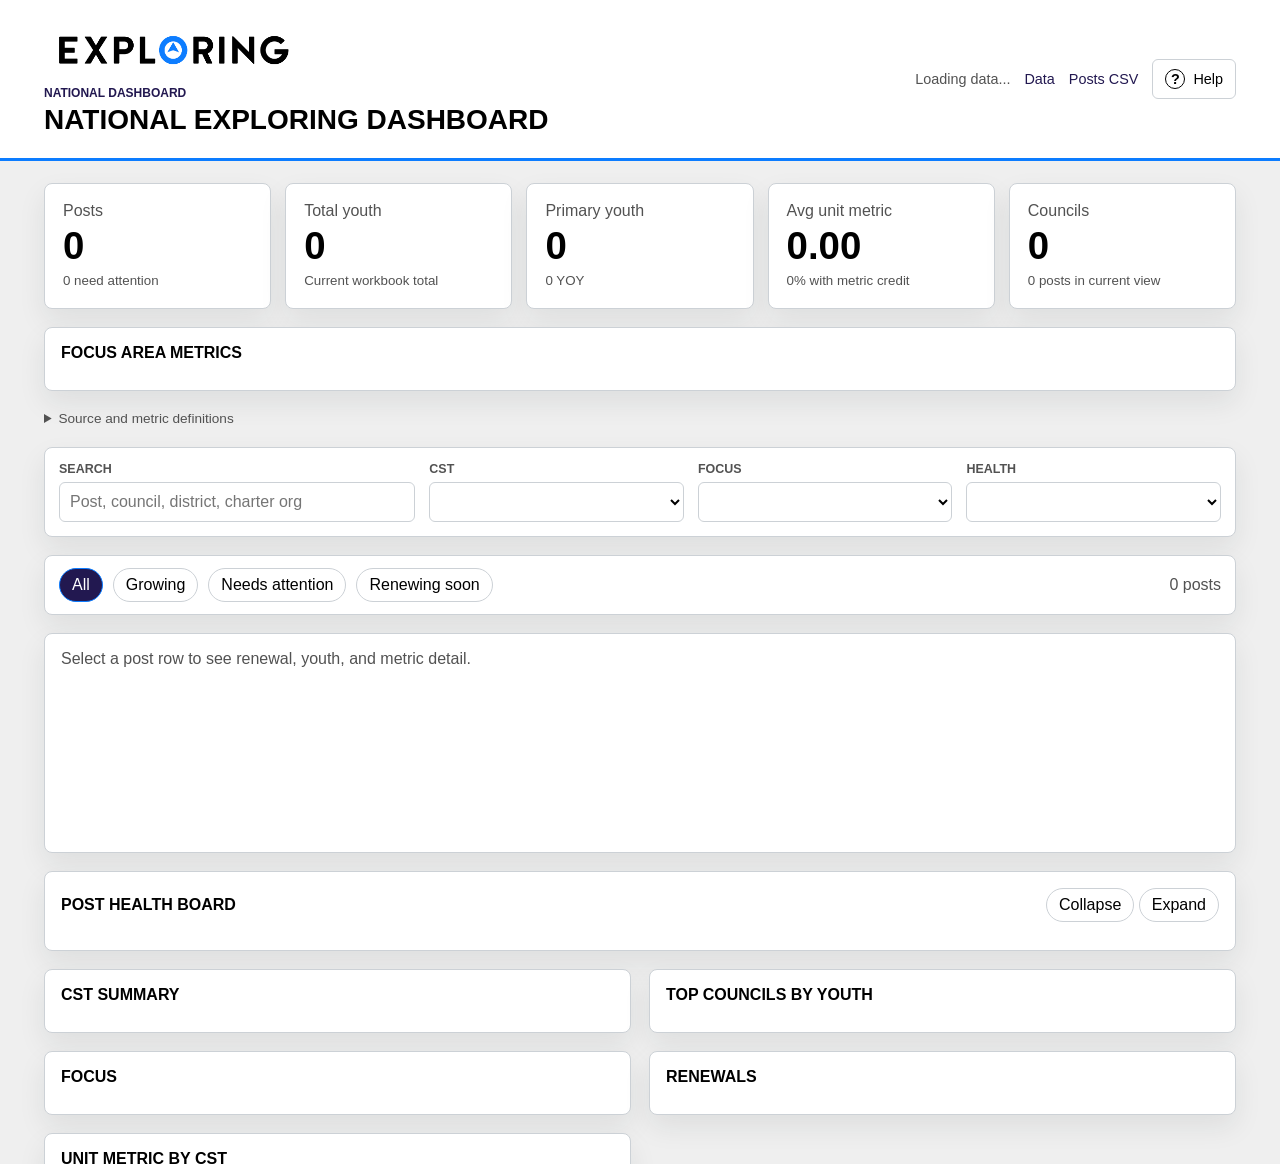
<file: index.html>
<!doctype html>
<html lang="en">
  <head>
    <meta charset="utf-8">
    <meta name="viewport" content="width=device-width, initial-scale=1">
    <meta http-equiv="refresh" content="0; url=src/">
    <title>National Exploring Dashboard</title>
    <link rel="canonical" href="src/">
    <link rel="icon" type="image/png" sizes="32x32" href="src/assets/exploring-favicon-32.png">
    <link rel="icon" type="image/png" sizes="192x192" href="src/assets/exploring-favicon-192.png">
    <link rel="apple-touch-icon" sizes="180x180" href="src/assets/exploring-favicon-180.png">
  </head>
  <body>
    <p><a href="src/">Open the National Exploring Dashboard</a></p>
  </body>
</html>
</file>
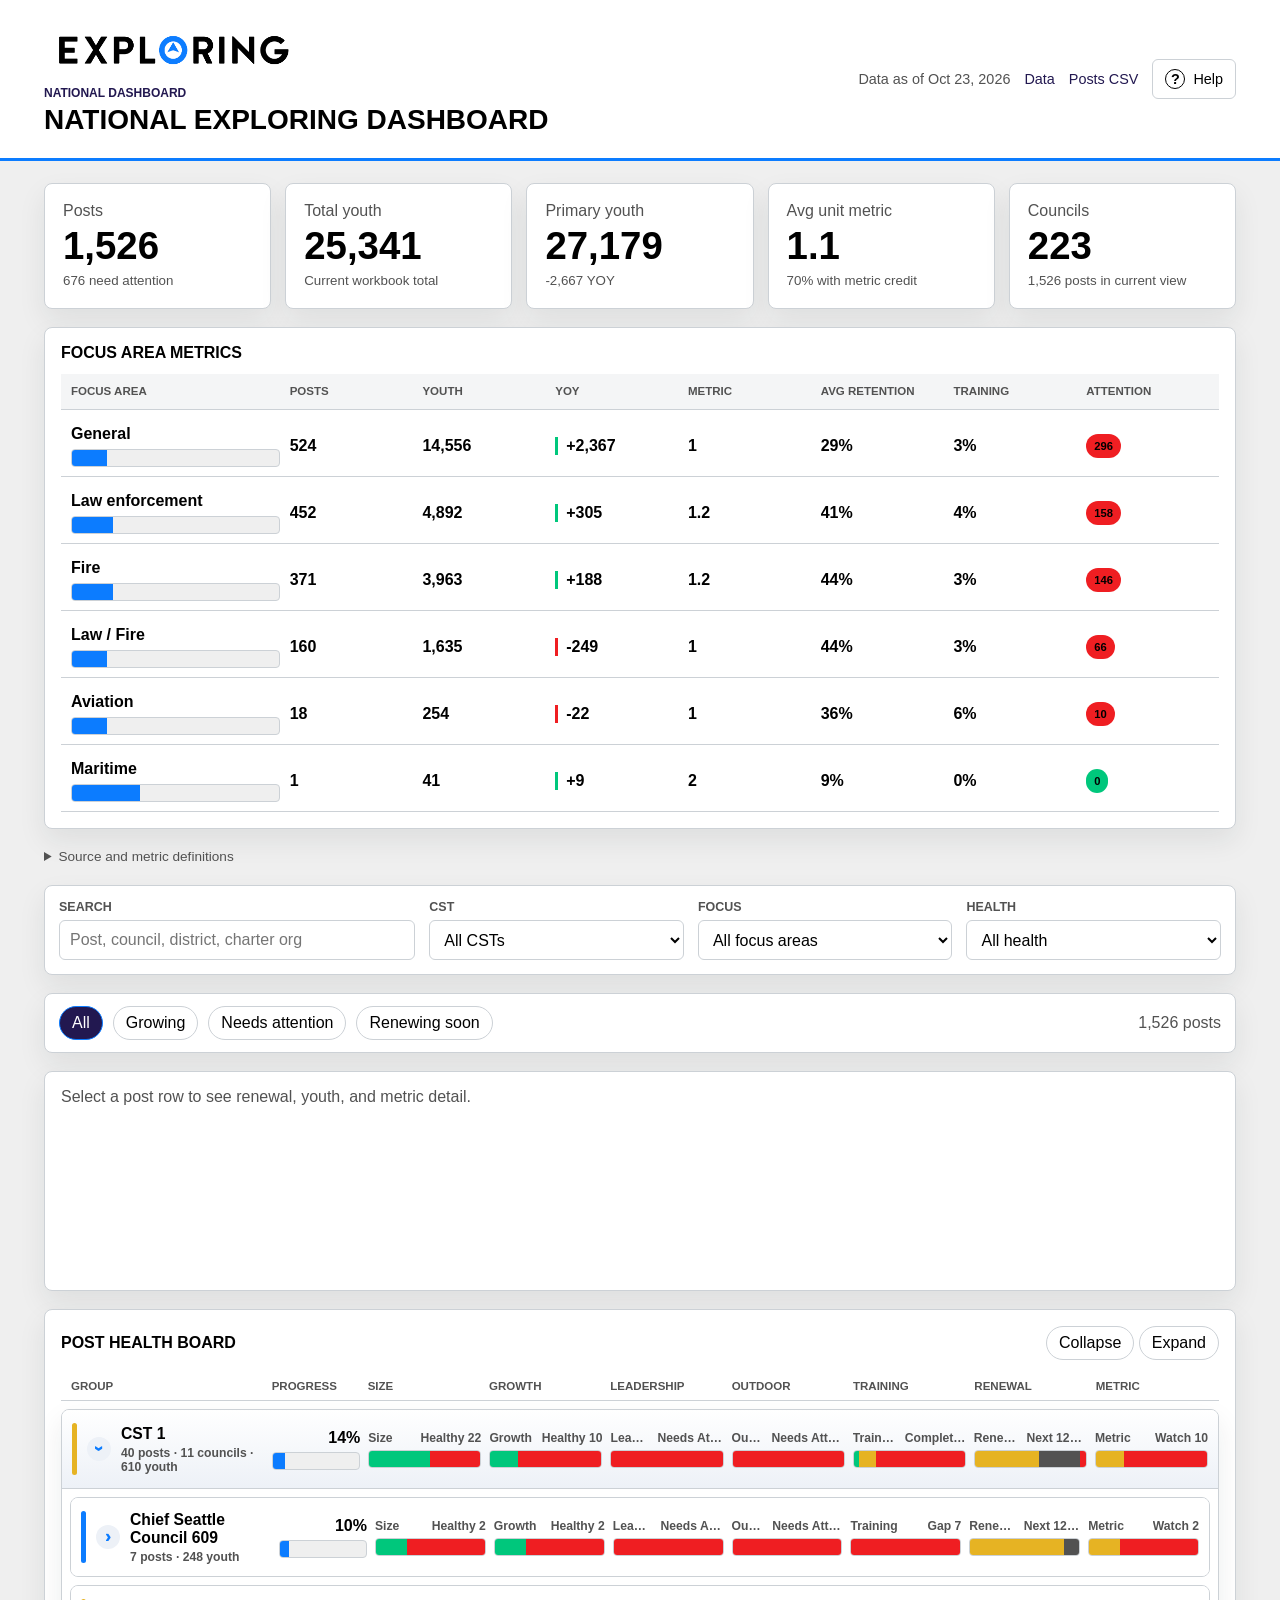
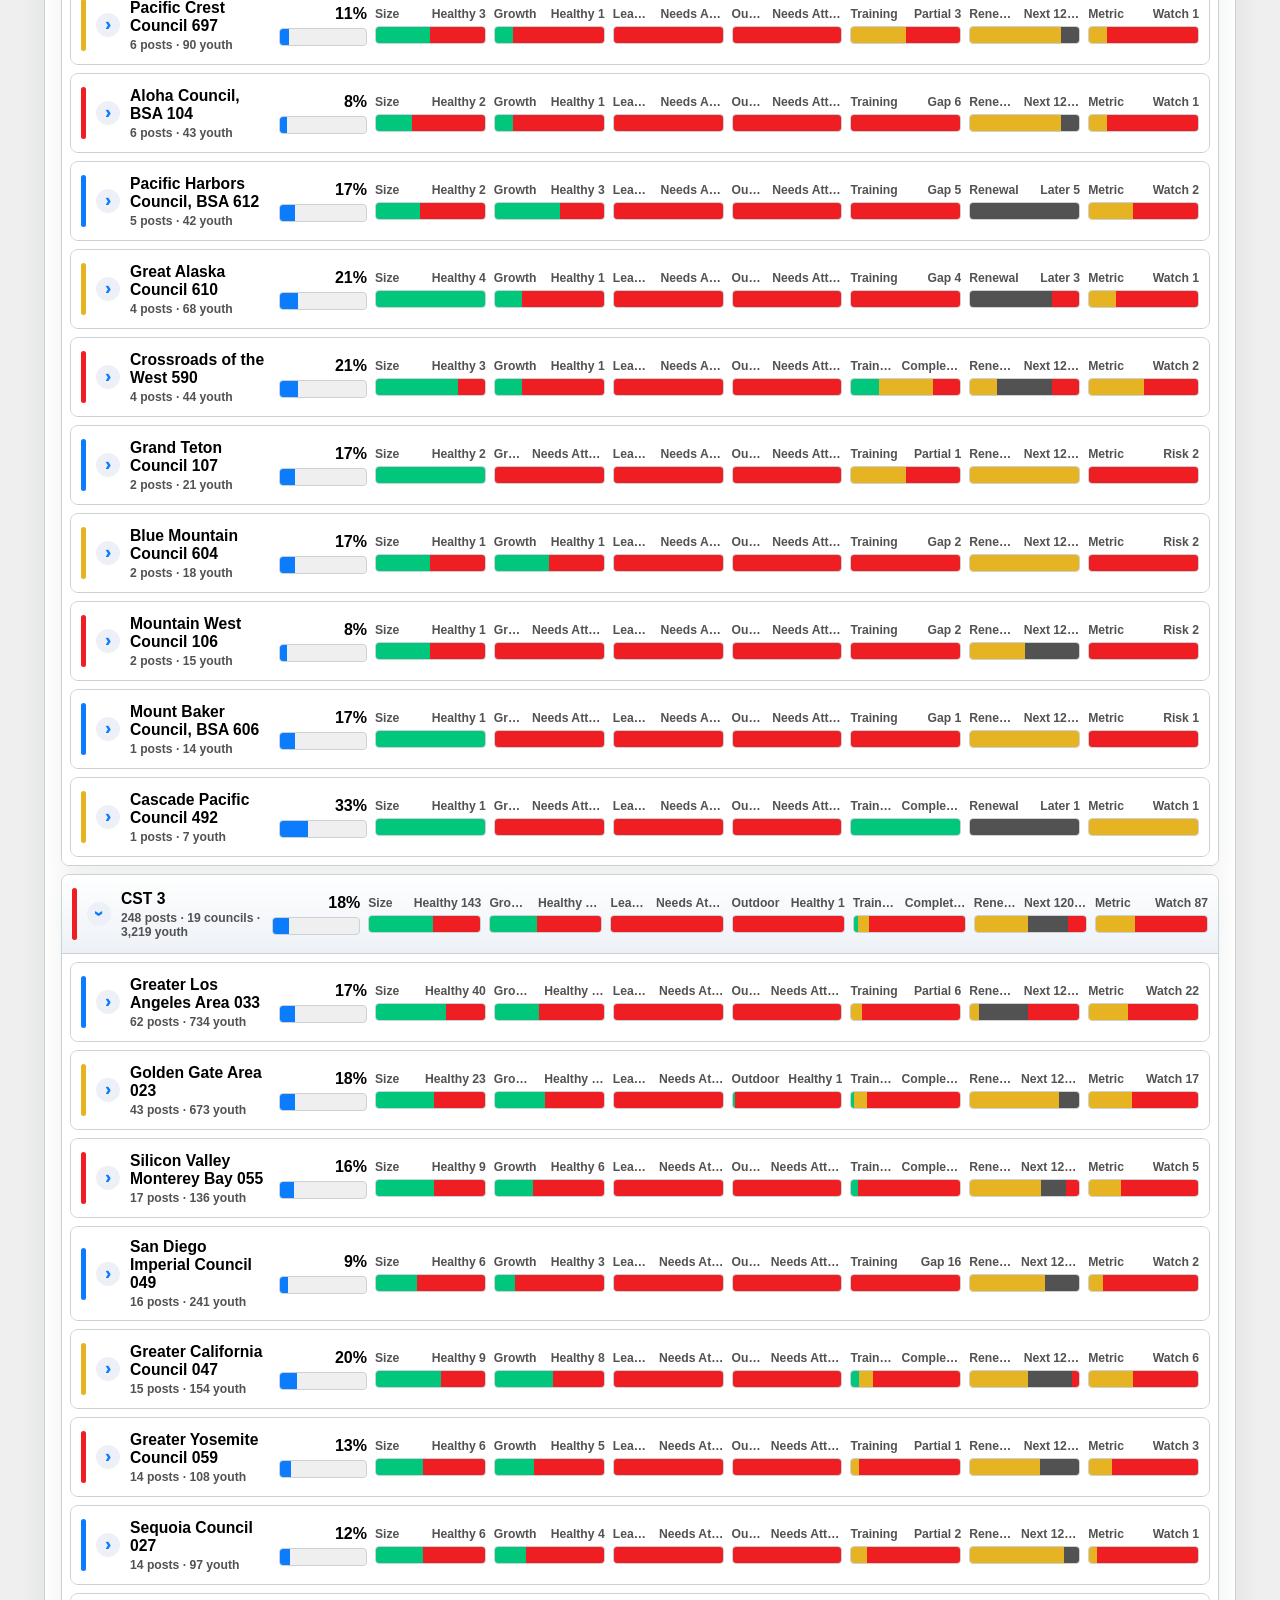
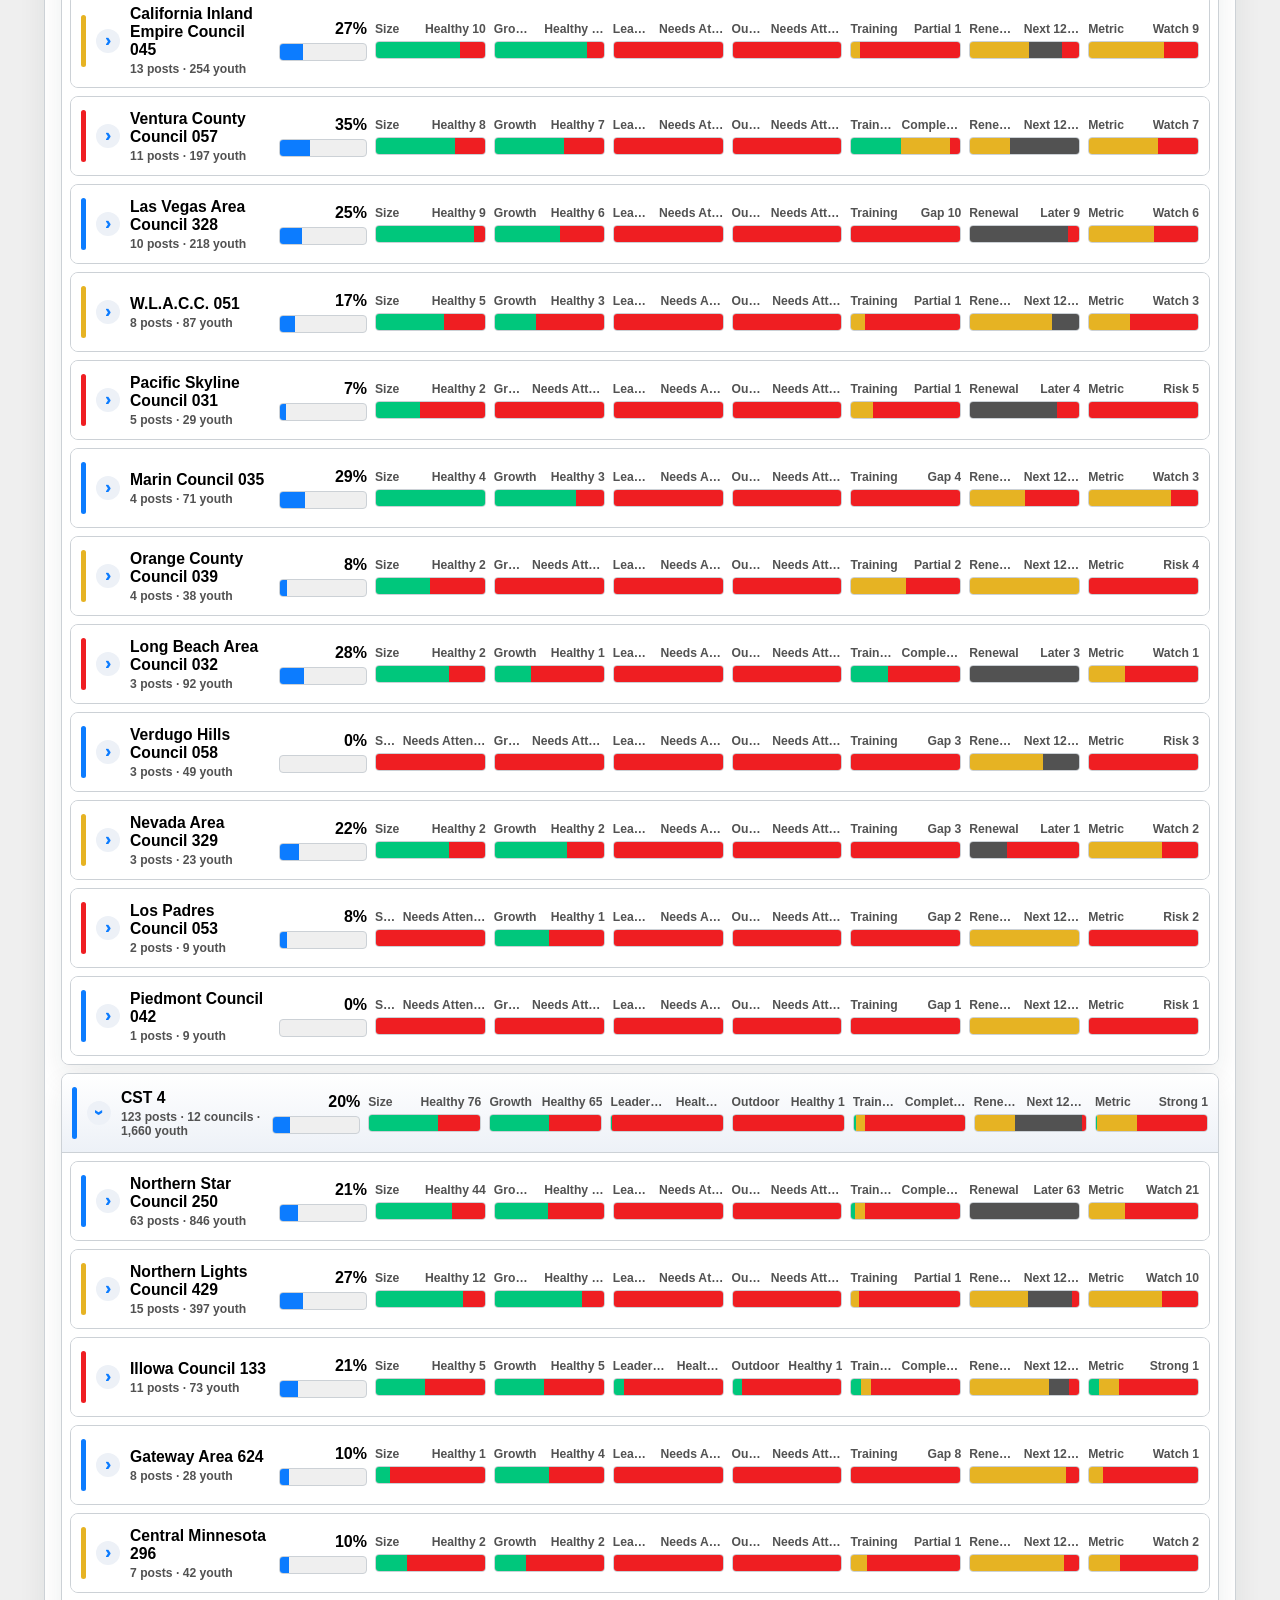
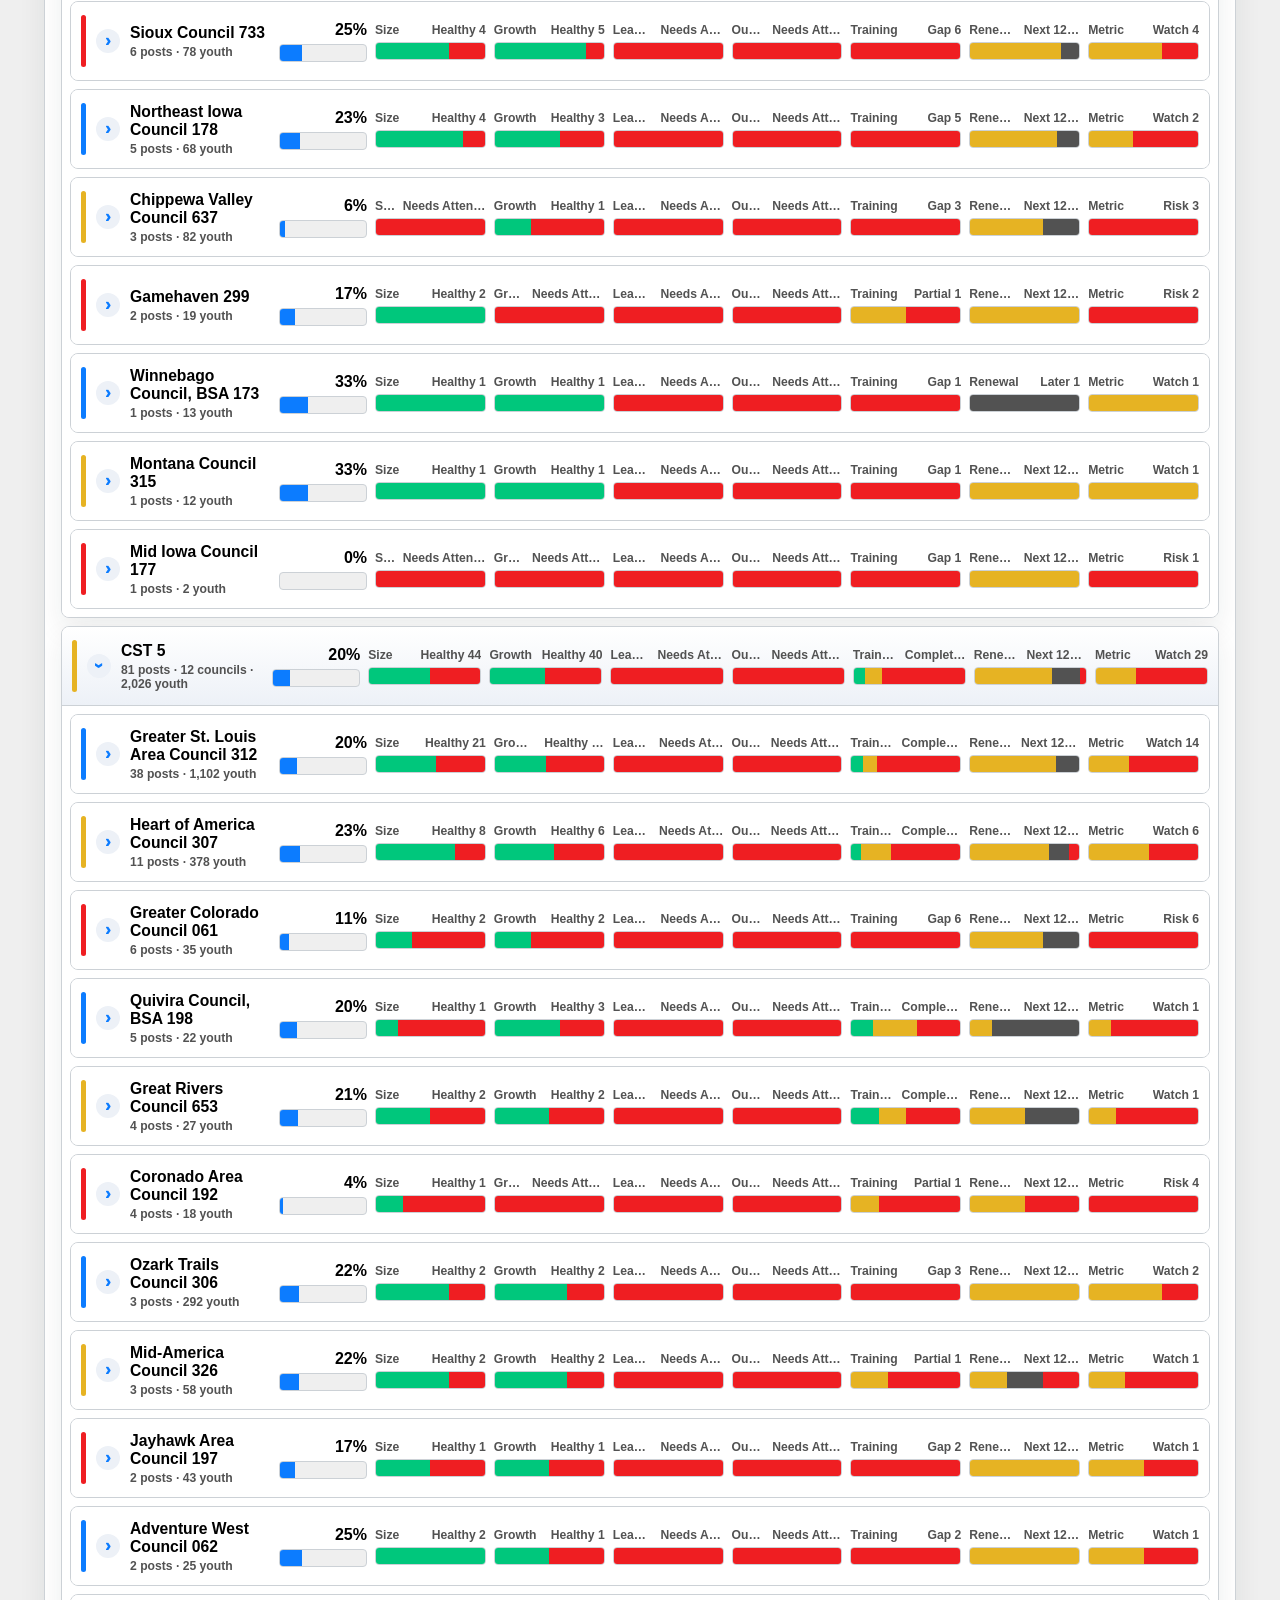
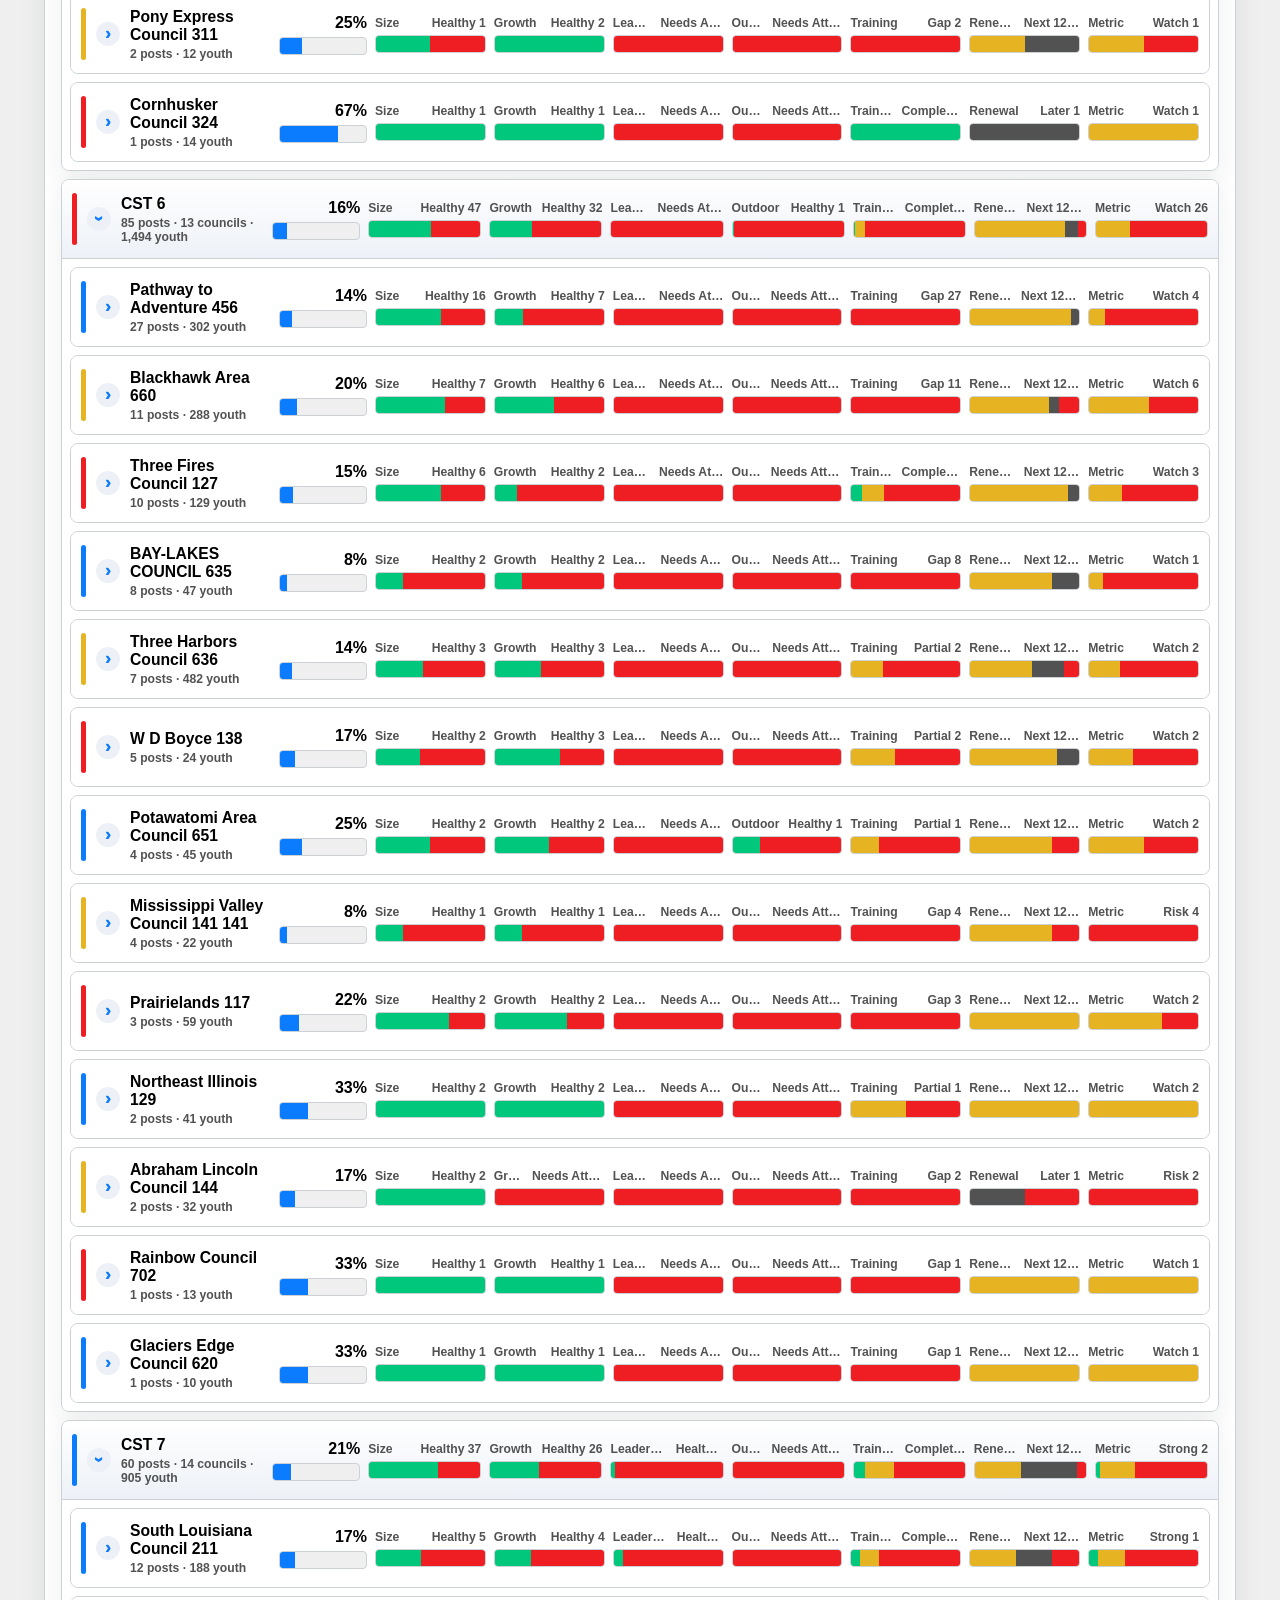
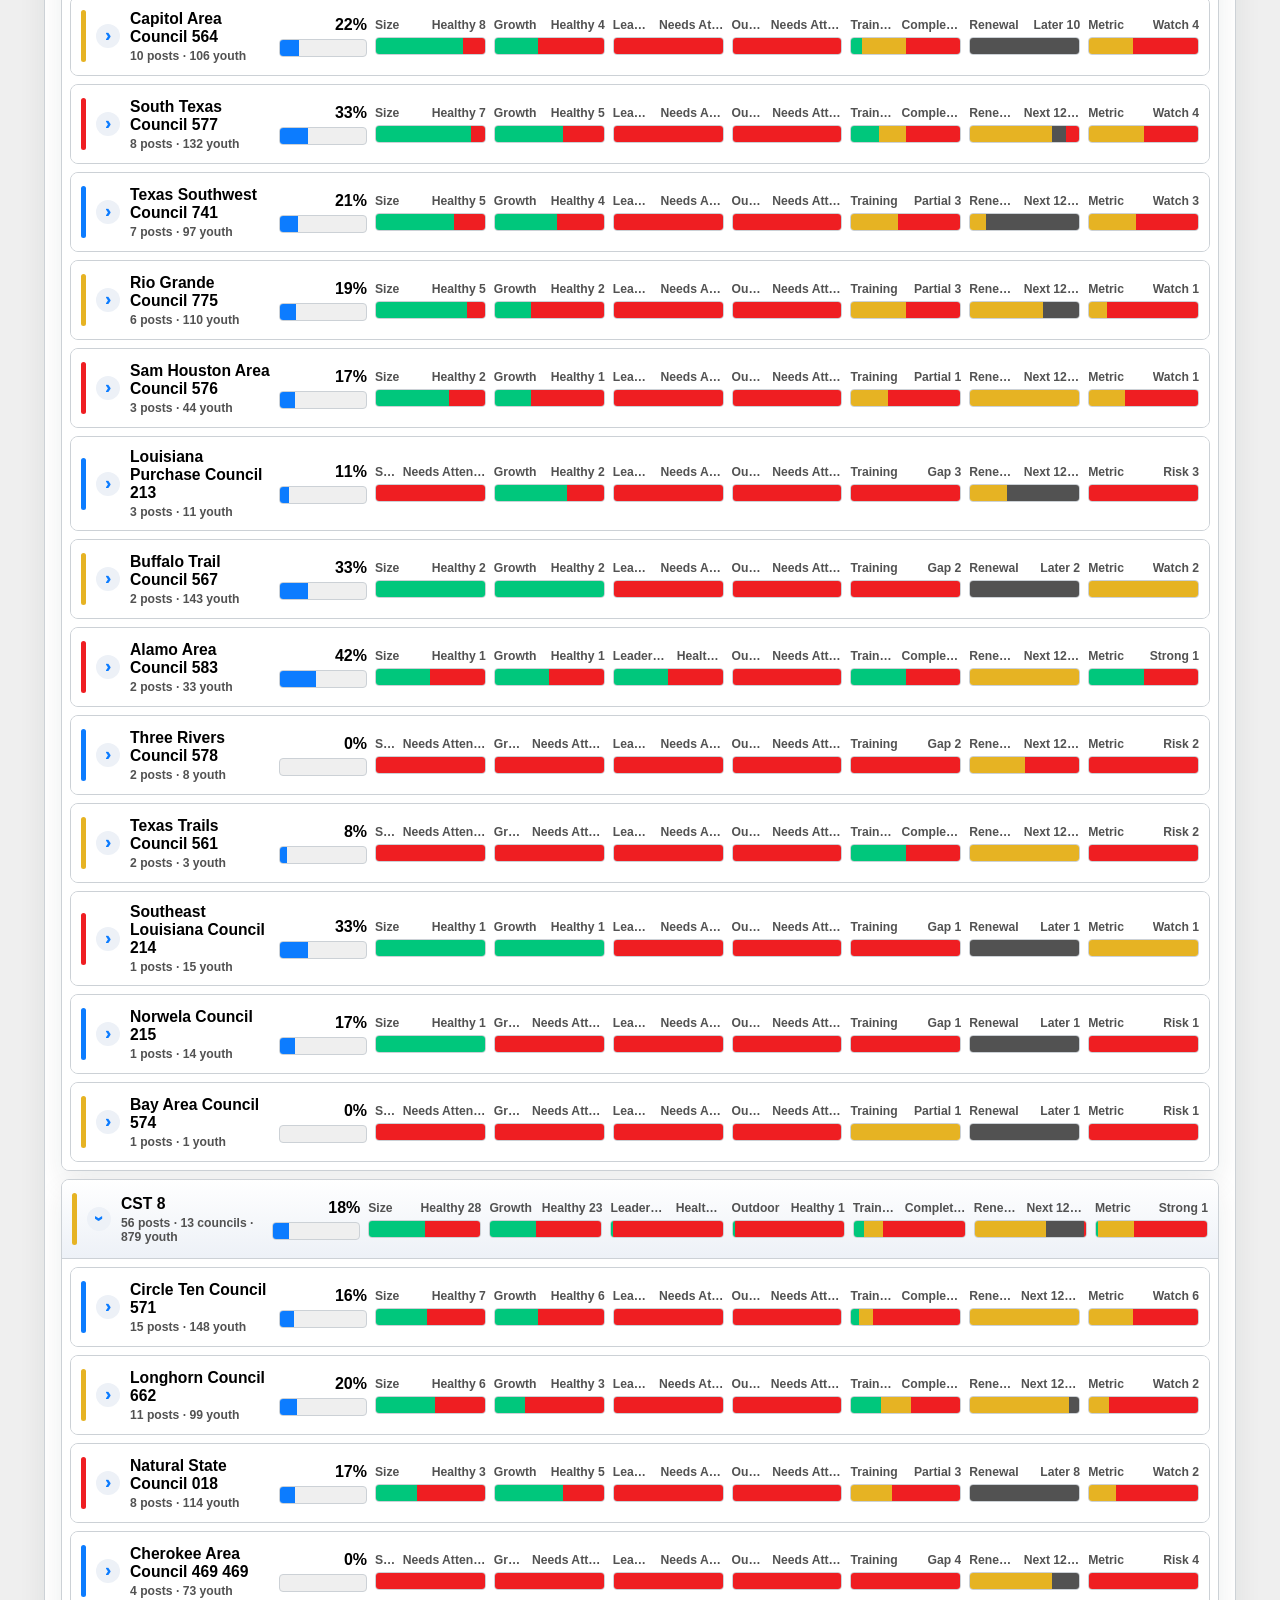
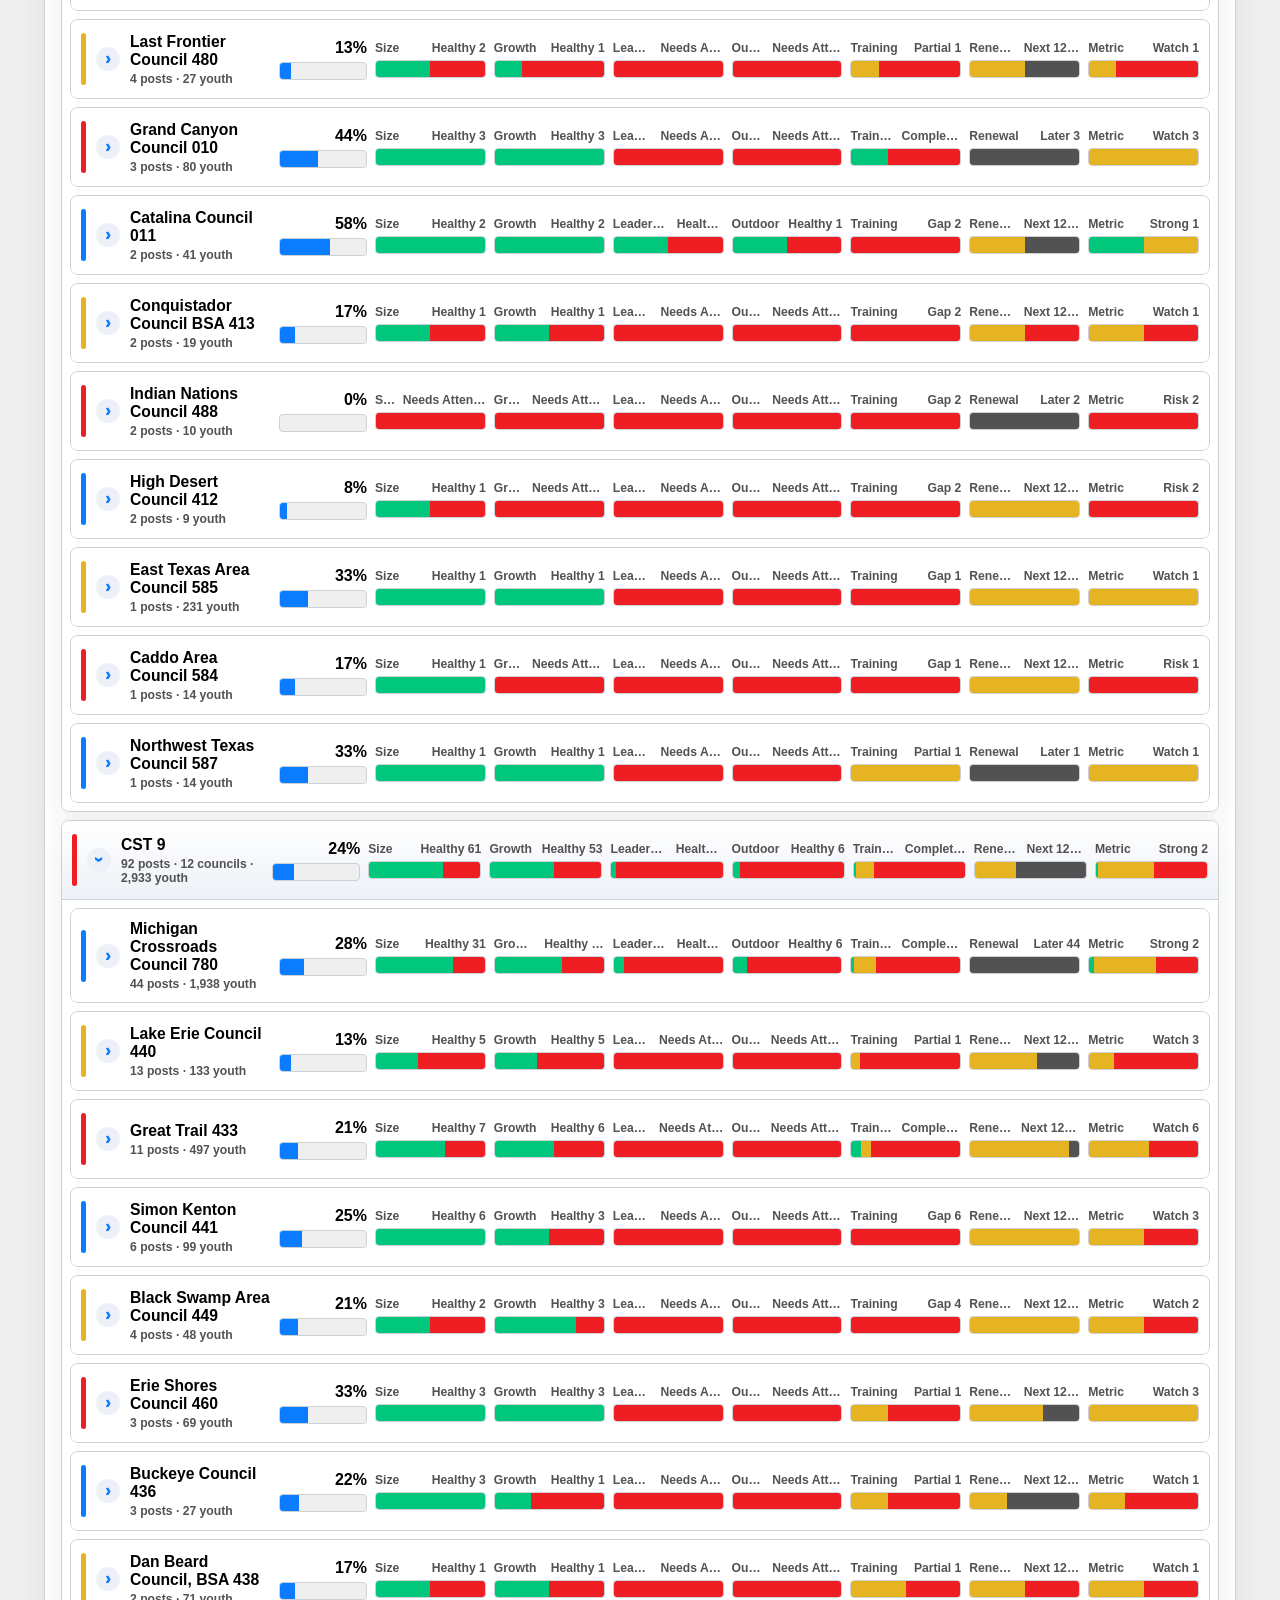
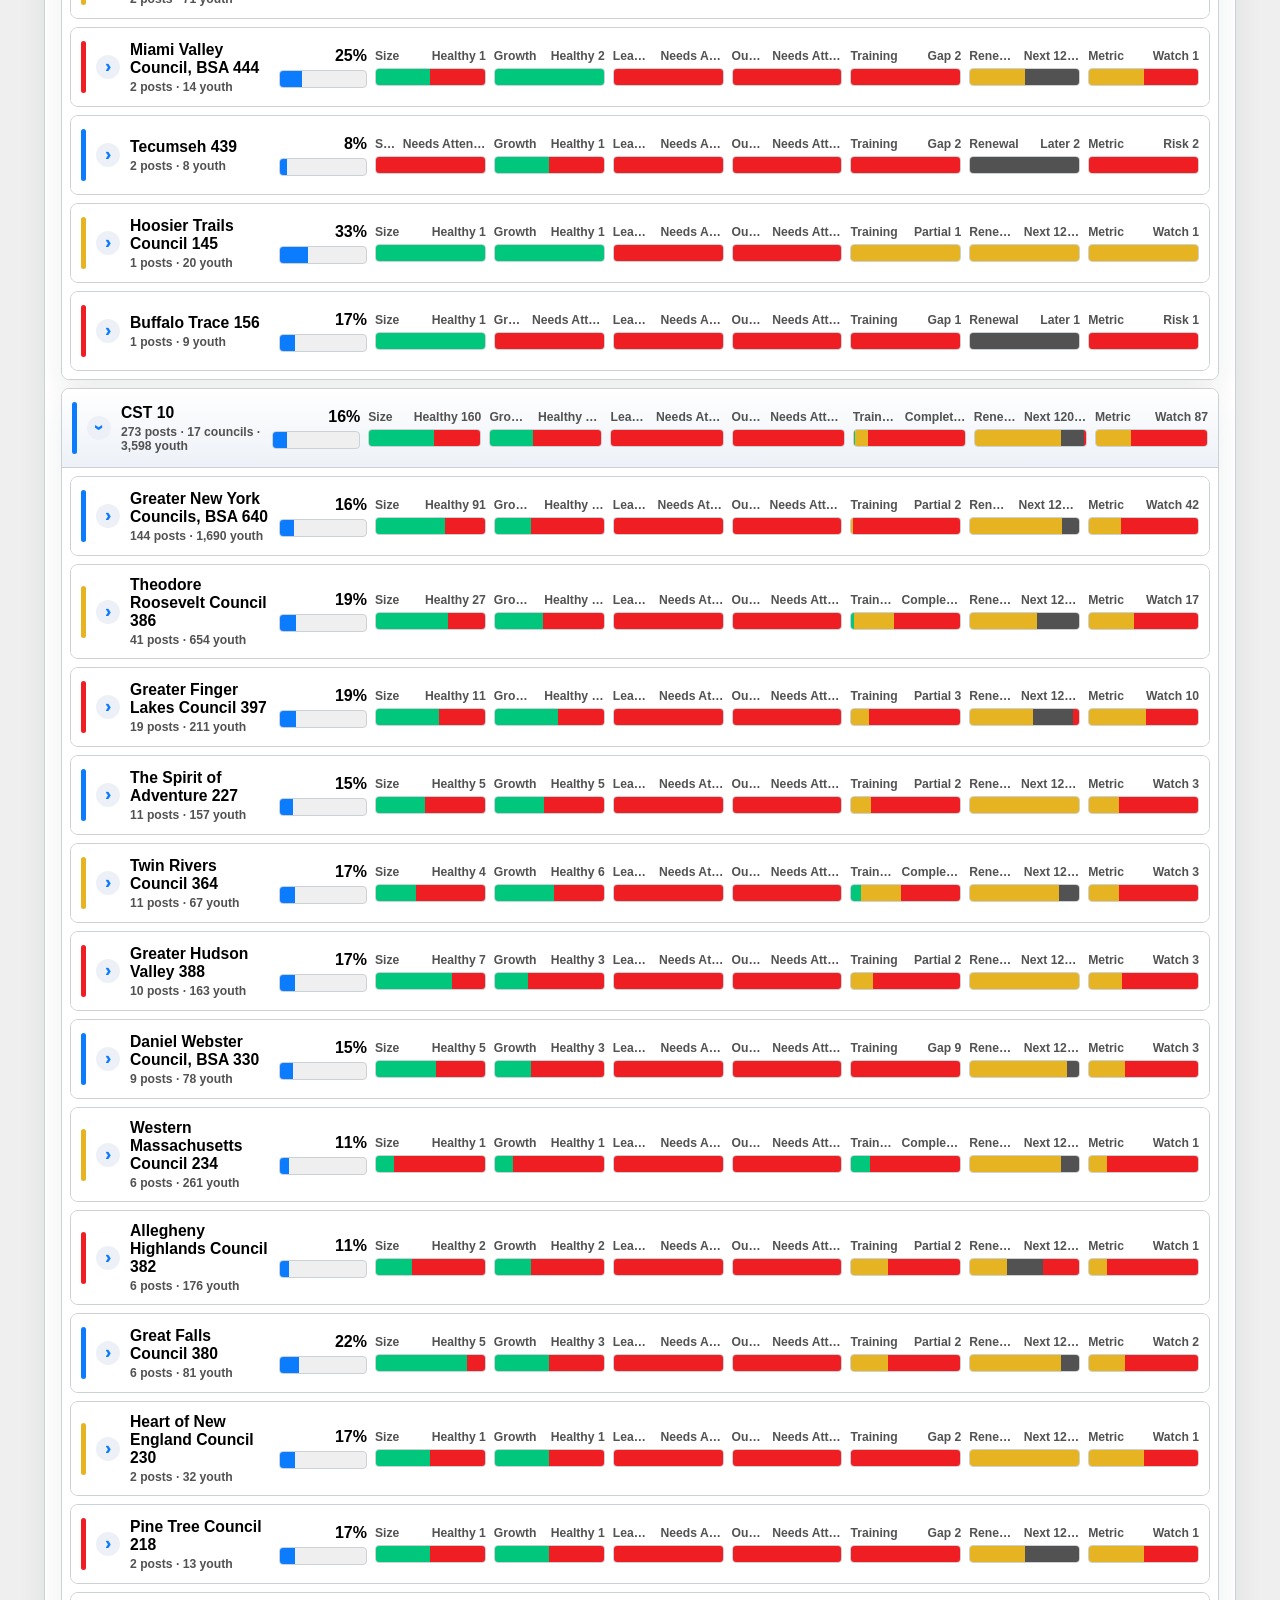
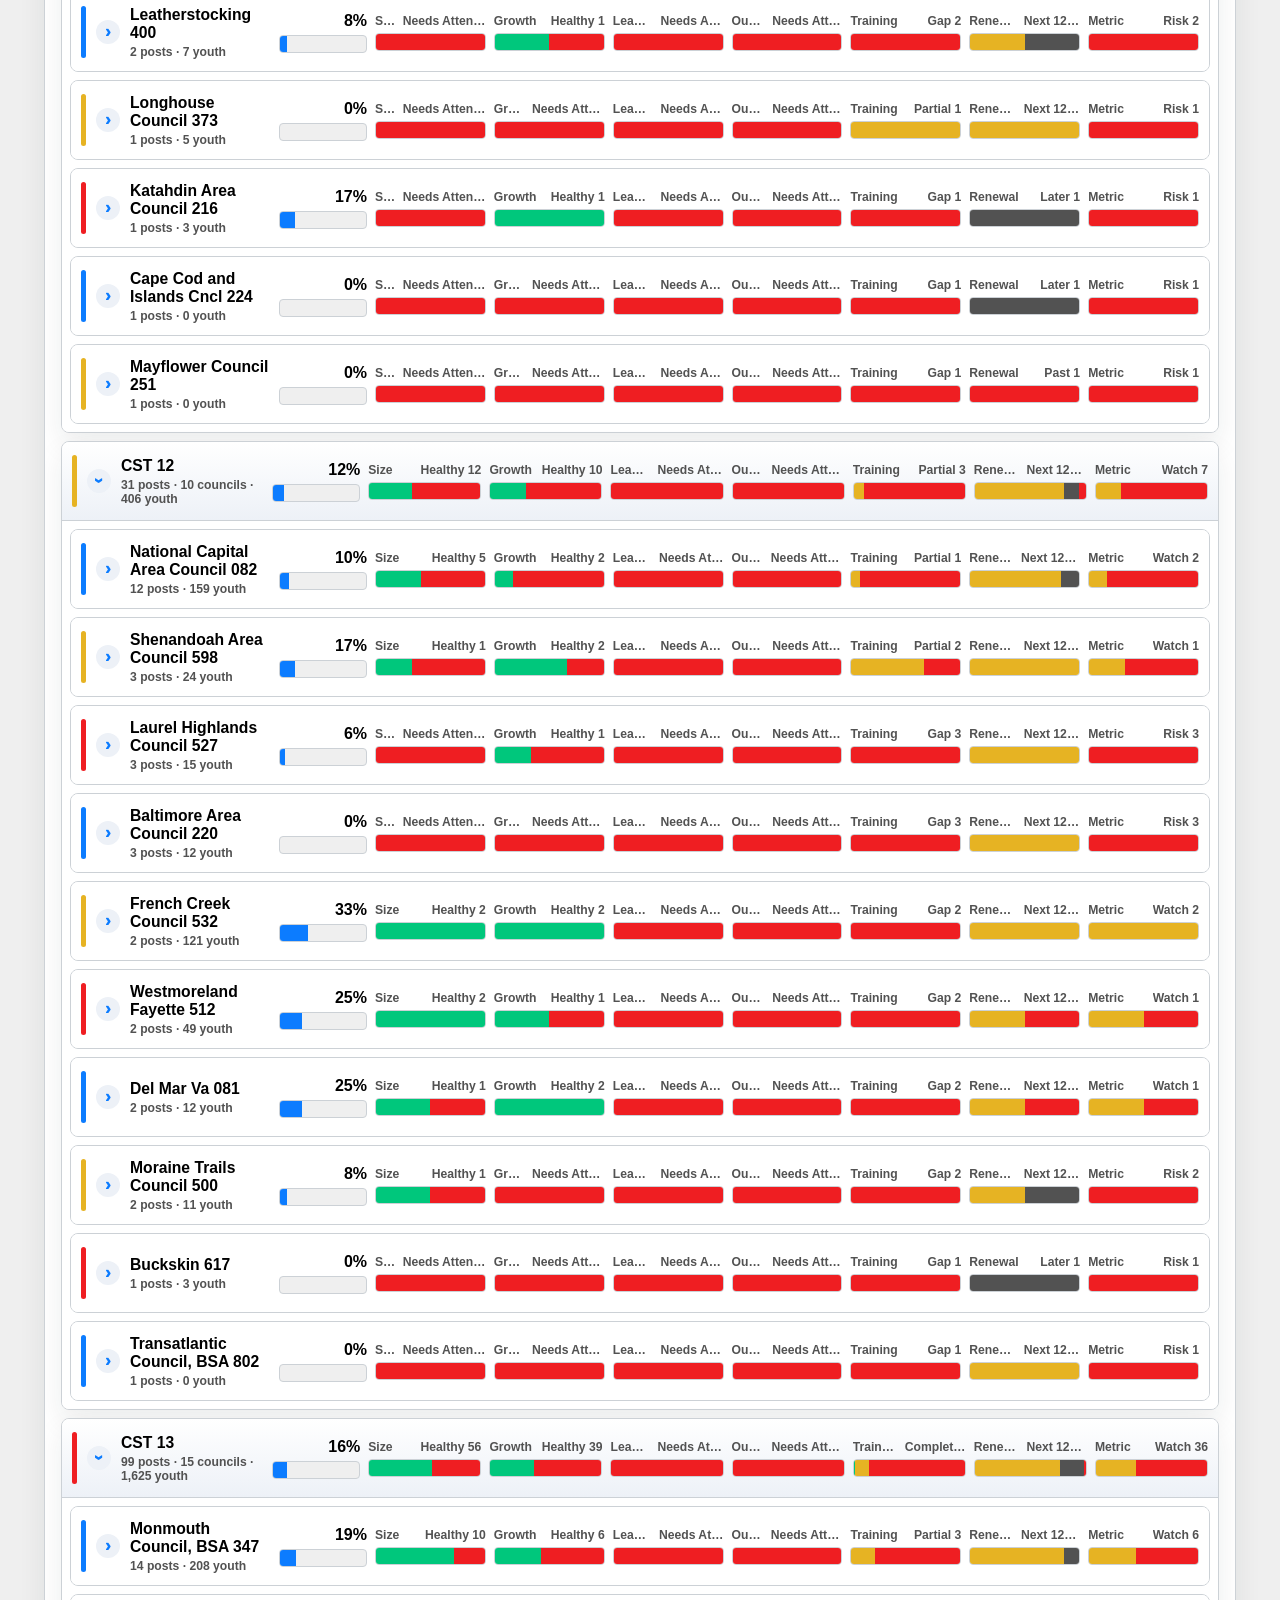
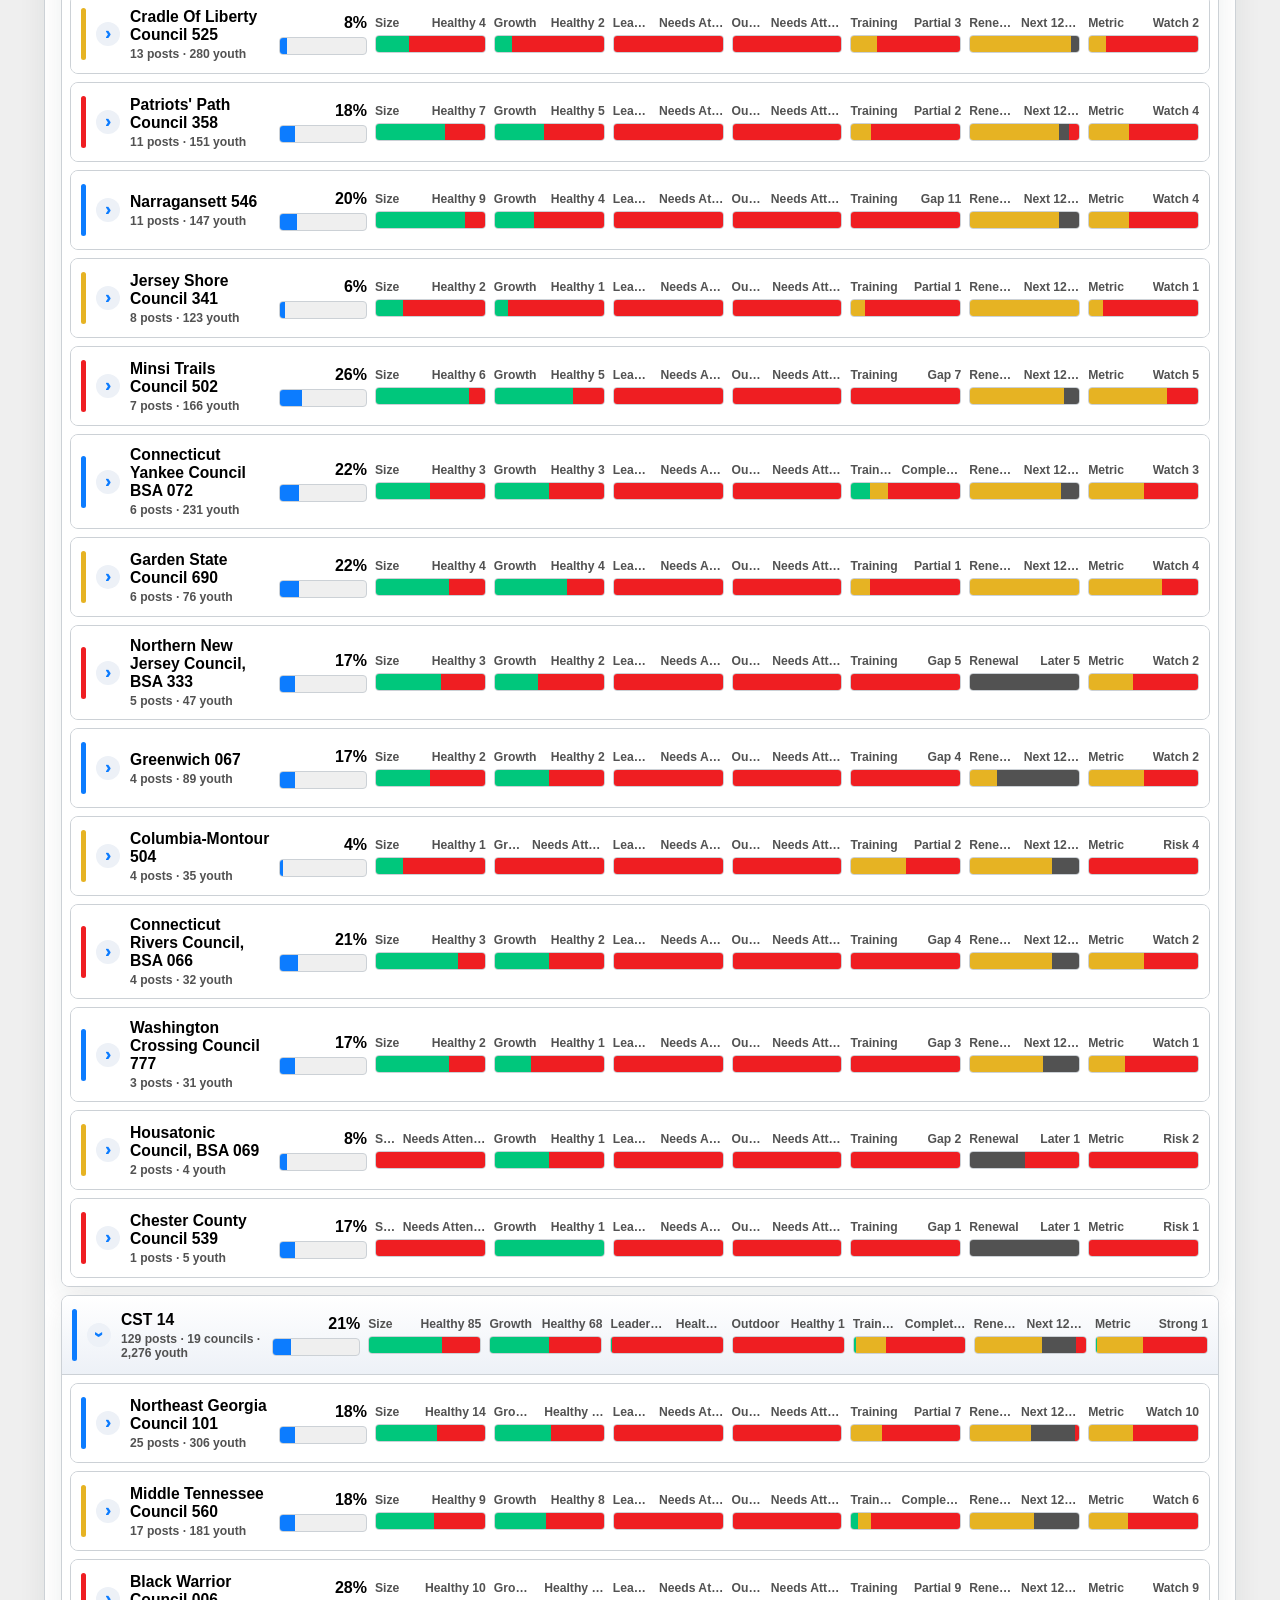
<file: src/index.html>
<!doctype html>
<html lang="en">
  <head>
    <meta charset="utf-8">
    <meta name="viewport" content="width=device-width, initial-scale=1">
    <title>National Exploring Dashboard</title>
    <link rel="icon" href="assets/exploring-favicon-32.png">
    <link rel="stylesheet" href="exploring-dashboard.css?v=2026-10-26-help">
  </head>
  <body>
    <header class="app-header">
      <div>
        <picture>
          <source media="(prefers-color-scheme: dark)" srcset="assets/exploring-wordmark-dark.png">
          <img class="brand-signature" src="assets/exploring-wordmark-light.png" alt="Exploring" width="2050" height="440">
        </picture>
        <p class="eyebrow">National dashboard</p>
        <h1>National Exploring Dashboard</h1>
      </div>
      <div class="header-actions">
        <span id="updatedAt">Loading data...</span>
        <a href="../data/national-exploring-dashboard-data.json">Data</a>
        <a href="../data/national-exploring-posts.csv">Posts CSV</a>
        <button id="openHelp" class="help-trigger" type="button" aria-haspopup="dialog" aria-controls="dashboardHelp" title="Using the dashboard"><span aria-hidden="true">?</span> Help</button>
      </div>
    </header>

    <main>
      <section class="summary-grid" aria-label="National summary">
        <article class="metric-card">
          <span>Posts</span>
          <strong id="postCount">0</strong>
          <small id="needsAttention">0 need attention</small>
        </article>
        <article class="metric-card">
          <span>Total youth</span>
          <strong id="youthCount">0</strong>
          <small>Current workbook total</small>
        </article>
        <article class="metric-card">
          <span>Primary youth</span>
          <strong id="primaryYouth">0</strong>
          <small id="primaryDelta">0 YOY</small>
        </article>
        <article class="metric-card">
          <span>Avg unit metric</span>
          <strong id="avgMetric">0.00</strong>
          <small id="trainingRate">0% with metric credit</small>
        </article>
        <article class="metric-card">
          <span>Councils</span>
          <strong id="councilCount">0</strong>
          <small id="filteredCount">0 posts in current view</small>
        </article>
      </section>

      <section class="focus-summary-panel" aria-label="Focus area metrics">
        <h2>Focus Area Metrics</h2>
        <div id="focusSummary" class="focus-summary"></div>
      </section>

      <details class="source-notes">
        <summary>Source and metric definitions</summary>
        <p id="sourceNotes"></p>
      </details>

      <section class="controls" aria-label="Filters">
        <label>
          <span>Search</span>
          <input id="searchInput" type="search" placeholder="Post, council, district, charter org">
        </label>
        <label>
          <span>CST</span>
          <select id="cstFilter"></select>
        </label>
        <label>
          <span>Focus</span>
          <select id="focusFilter"></select>
        </label>
        <label>
          <span>Health</span>
          <select id="healthFilter"></select>
        </label>
      </section>

      <section class="quick-filters" aria-label="Quick filters">
        <button class="chip active" type="button" data-filter="all">All</button>
        <button class="chip" type="button" data-filter="growth">Growing</button>
        <button class="chip" type="button" data-filter="attention">Needs attention</button>
        <button class="chip" type="button" data-filter="renewal">Renewing soon</button>
        <span id="visibleCount">0 posts</span>
      </section>

      <section class="dashboard-layout">
        <div class="board-panel">
          <div class="section-title">
            <h2>Post Health Board</h2>
            <div>
              <button id="collapseAll" type="button">Collapse</button>
              <button id="expandAll" type="button">Expand</button>
            </div>
          </div>
          <div id="groupRows" class="group-rows"></div>
        </div>
        <aside id="postDetail" class="post-detail empty-state">
          Select a post row to see renewal, youth, and metric detail.
        </aside>
      </section>

      <section class="breakdown-grid" aria-label="Breakdowns">
        <article>
          <h2>CST Summary</h2>
          <div id="cstBars"></div>
        </article>
        <article>
          <h2>Top Councils By Youth</h2>
          <div id="councilBars"></div>
        </article>
        <article>
          <h2>Focus</h2>
          <div id="focusBars"></div>
        </article>
        <article>
          <h2>Renewals</h2>
          <div id="renewalBars"></div>
        </article>
        <article>
          <h2>Unit Metric By CST</h2>
          <div id="metricBars"></div>
        </article>
      </section>
    </main>

    <dialog id="dashboardHelp" class="help-dialog" aria-labelledby="helpTitle">
      <header class="help-header">
        <div><p class="eyebrow">Dashboard guide</p><h2 id="helpTitle">Using the Exploring Dashboard</h2><p id="helpFreshness">Checking source date...</p></div>
        <button id="closeHelp" class="help-close" type="button" aria-label="Close help" title="Close help">&times;</button>
      </header>
      <div class="help-content">
        <nav class="help-topics" aria-label="Help topics">
          <a href="#helpStart">Quick start</a><a href="#helpControls">Controls</a><a href="#helpMetrics">Metrics</a><a href="#helpSource">Sources</a><a href="#helpTrouble">Troubleshooting</a>
        </nav>
        <section id="helpStart" class="help-section">
          <h3>Quick Start</h3>
          <ol class="help-steps">
            <li><strong>Check the source date.</strong> This is a published workbook snapshot. Reloading the website does not refresh the OneDrive workbook.</li>
            <li><strong>Start with the national summary.</strong> Review membership, unit metrics and focus-area comparisons.</li>
            <li><strong>Narrow the view.</strong> Combine CST, focus, health, search and a quick filter to find posts for follow-up.</li>
            <li><strong>Open the board.</strong> Expand a CST, then a council, then select a post to review its detail.</li>
          </ol>
        </section>
        <section id="helpControls" class="help-section">
          <h3>Filters, Search and Expand/Collapse</h3>
          <dl class="help-definitions">
            <div><dt>Search and selectors</dt><dd>Search matches post name, council, district, charter organization or unit number without regard to case. CST means Council Service Territory. All active controls combine.</dd></div>
            <div><dt>Quick filters</dt><dd>Growing means primary YOY is positive. Needs attention uses the health rules below. Renewing soon means a renewal falls in the next 120 days from the capture timestamp; past renewals are excluded.</dd></div>
            <div><dt>What changes with filters?</dt><dd>The Focus Area Metrics panel, Post Health Board and visible-post counts update. National summary totals and the lower CST, council, focus, renewal and metric charts remain national snapshots.</dd></div>
            <div><dt>Expand and Collapse</dt><dd>Use a CST or council row to open or close that group. Expand opens all groups in the current view; Collapse closes them. Scroll the board horizontally on smaller screens.</dd></div>
            <div><dt>Post detail</dt><dd>Select a post row for its council, renewal, membership, training, retention and metric signals. The detail stays on the last selected post when filters change.</dd></div>
            <div><dt>Return to the full view</dt><dd>Clear Search, select All CSTs, All focus areas and All health, then select the All quick filter.</dd></div>
          </dl>
        </section>
        <section id="helpMetrics" class="help-section">
          <h3>Common Measures</h3>
          <dl class="help-definitions">
            <div><dt>Posts and youth</dt><dd>Posts counts the workbook's unit rows, including Clubs. National membership totals follow the workbook Dashboard; focus and board youth totals use Posts rows. Primary youth and national primary YOY do not currently reconcile with the Posts rows.</dd></div>
            <div><dt>YOY</dt><dd>Year-over-year change in primary youth, shown as a count rather than a percentage. Focus-area YOY sums Posts rows. The youth/YOY pair inside a post row uses the matched UnitMetric YOY when available; the selected post detail uses primary YOY.</dd></div>
            <div><dt>Unit Metric</dt><dd>The source UnitMetric score, not a dashboard-created rating. Metric bands are Strong at 4 or higher, Watch at 2 to below 4, and Risk below 2. Missing matched scores currently contribute zero to averages and fall in Risk.</dd></div>
            <div><dt>Training</dt><dd>Complete means both Unit Leader (UL) and Committee Chair (CC) are marked trained. Partial means at least one training signal is present; otherwise Gap. The focus-area percentage is the share of posts marked Complete. The national card's metric-credit percentage instead counts scores of at least 1; it is not a training completion rate.</dd></div>
            <div><dt>Average retention</dt><dd>An unweighted average of matched UnitMetric retention values between 0% and 100%. Missing and out-of-range values are excluded. Hover over a focus retention value for the number of included posts. N/A means there are no eligible values, not zero retention.</dd></div>
            <div><dt>Focus areas</dt><dd>Inferred from charter organization and post name, with the workbook Law/Fire flag as a fallback. These are approximate categories, not an official career-interest classification.</dd></div>
            <div><dt>Progress bars</dt><dd>The share of six signals met across the group's posts: size, growth, youth leadership, outdoor, complete UL/CC training, and a Unit Metric of at least 3. Each signal has equal weight.</dd></div>
            <div><dt>Renewal labels</dt><dd>Next 120 is a future renewal within 120 days of capture. Past is before capture; Later is beyond the window; Unscheduled has no renewal date. These labels do not prove that a renewal has been submitted or approved.</dd></div>
          </dl>
          <h3>Health and Status Labels</h3>
          <dl class="help-definitions">
            <div><dt>Strong health</dt><dd>At least 10 youth, nonnegative primary YOY and a Unit Metric of at least 2.</dd></div>
            <div><dt>Needs attention</dt><dd>If not Strong: fewer than 5 youth, primary YOY below -5, or a zero/missing Unit Metric. Other posts are Watch.</dd></div>
            <div><dt>Board signals</dt><dd>Size, growth, leadership and outdoor come from UnitMetric flags. Green is a positive signal, gold indicates review, and red indicates a gap or risk; text labels give the meaning.</dd></div>
            <div><dt>Missing records</dt><dd>Unmatched UnitMetric records currently show zero scores and unmet signals. A missing match is not proof that the unit failed a requirement. Use Source and metric definitions to check known coverage gaps.</dd></div>
          </dl>
        </section>
        <section id="helpSource" class="help-section">
          <h3>Sources, Freshness and Privacy</h3>
          <p id="helpWorkbook"></p>
          <p id="helpSourceNotes"></p>
          <p>The public JSON and Posts CSV contain the published snapshot. Contact names, email, phone, address and website fields are excluded. Confirm discrepancies against the original workbook before acting.</p>
          <div class="help-links"><a href="../data/national-exploring-dashboard-data.json" target="_blank" rel="noopener">Published data</a><a href="../data/national-exploring-posts.csv">Posts CSV</a></div>
        </section>
        <section id="helpTrouble" class="help-section">
          <h3>Troubleshooting</h3>
          <dl class="help-definitions">
            <div><dt>Missing post or empty board</dt><dd>Clear Search and all filters, including the quick filter. Expand the appropriate CST and council. If the record is still missing, compare with the source workbook.</dd></div>
            <div><dt>Old numbers or appearance</dt><dd>Reload the page and check Data as of at the top. If the source workbook is newer, the dashboard needs a new capture and publication.</dd></div>
            <div><dt>Totals disagree</dt><dd>Check whether the view is national or filtered, and distinguish total youth from primary youth and metric YOY. Review the source reconciliation notes above.</dd></div>
            <div><dt>Need assistance</dt><dd>Include the dashboard URL, source date, selected filters, affected unit ID, expected result and a screenshot with your support request.</dd></div>
          </dl>
        </section>
      </div>
      <footer class="help-footer"><span>Exploring dashboard guide</span><button id="printHelp" type="button">Print / Save as PDF</button></footer>
    </dialog>

    <script src="exploring-dashboard.js?v=2026-10-26-help"></script>
  </body>
</html>
</file>
<file: src/exploring-dashboard.css>
:root {
  color-scheme: light dark;
  --bg: #efefef;
  --panel: #ffffff;
  --panel-2: #f4f5f6;
  --ink: #000000;
  --muted: #525252;
  --line: #ccd1d6;
  --accent: #0c7cff;
  --accent-2: #ef1e22;
  --gold: #e6b323;
  --good: #00c77c;
  --link: #221850;
  --soft: #edf1f7;
  --control: #ffffff;
  --track: #efefef;
  --header: #ffffff;
  --shadow: 0 12px 28px rgba(31, 42, 36, 0.08);
  font-family: Arial, Helvetica, sans-serif;
}

@media (prefers-color-scheme: dark) {
  :root {
    --bg: #151515;
    --panel: #202020;
    --panel-2: #2b2b2b;
    --ink: #FFFFFF;
    --muted: #c2c2c2;
    --line: #525252;
    --link: #aee6ff;
    --soft: #2b2b2b;
    --control: #202020;
    --track: #414141;
    --header: #231950;
    --shadow: 0 12px 28px rgba(0, 0, 0, 0.32);
  }
}

* {
  box-sizing: border-box;
}

body {
  margin: 0;
  background: var(--bg);
  color: var(--ink);
}

a {
  color: var(--link);
  text-decoration: none;
}

button,
input,
select {
  font: inherit;
}

.app-header {
  align-items: center;
  background: var(--header);
  border-bottom: 3px solid #0c7cff;
  display: flex;
  justify-content: space-between;
  gap: 24px;
  padding: 22px clamp(18px, 4vw, 44px);
  position: sticky;
  top: 0;
  z-index: 2;
}

.eyebrow {
  color: var(--link);
  font-size: 0.75rem;
  font-weight: 800;
  letter-spacing: 0;
  margin: 0 0 4px;
  text-transform: uppercase;
}

h1,
h2 {
  font-family: "Halis Rounded", "Arial Black", Arial, sans-serif;
  font-weight: 900;
  text-transform: uppercase;
  letter-spacing: 0;
  margin: 0;
}

h1 {
  font-size: 1.75rem;
}

.brand-signature {
  display: block;
  width: 260px;
  max-width: 100%;
  height: auto;
  margin-bottom: 8px;
}

.source-notes { color: var(--muted); font-size: 0.85rem; line-height: 1.5; }
.source-notes summary { cursor: pointer; }

.help-trigger,
.help-close,
.help-footer button {
  background: var(--control);
  border: 1px solid var(--line);
  border-radius: 6px;
  color: var(--ink);
  cursor: pointer;
  font: inherit;
  min-height: 40px;
}

.help-trigger { display: inline-flex; align-items: center; gap: 8px; padding: 6px 12px; }
.help-trigger span { border: 1px solid currentColor; border-radius: 50%; display: grid; place-items: center; width: 20px; height: 20px; font-weight: 800; }
button:focus-visible, a:focus-visible, summary:focus-visible { outline: 3px solid var(--accent); outline-offset: 3px; }
body:has(.help-dialog[open]) { overflow: hidden; }

.help-dialog {
  background: var(--panel);
  color: var(--ink);
  border: 1px solid var(--line);
  border-radius: 8px;
  padding: 0;
  width: min(1000px, calc(100vw - 24px));
  height: min(850px, calc(100dvh - 24px));
  max-width: none;
  max-height: calc(100dvh - 24px);
  box-shadow: 0 20px 70px #00000066;
}

.help-dialog[open] { display: grid; grid-template-rows: auto minmax(0, 1fr) auto; }
.help-dialog::backdrop { background: #00000099; }
.help-header { display: flex; align-items: start; justify-content: space-between; gap: 18px; padding: 20px 24px; border-bottom: 3px solid var(--accent); }
.help-header h2 { font-size: 1.2rem; overflow-wrap: anywhere; }
.help-header p:last-child { font-size: 0.85rem; color: var(--muted); margin: 8px 0 0; }
.help-close { flex: 0 0 40px; width: 40px; font-size: 1.6rem; line-height: 1; }
.help-content { overflow: auto; overscroll-behavior: contain; padding: 0 24px; line-height: 1.5; }
.help-topics, .help-links { display: flex; flex-wrap: wrap; gap: 12px 20px; }
.help-topics { padding: 18px 0; border-bottom: 1px solid var(--line); }
.help-topics a, .help-links a { text-decoration: underline; text-underline-offset: 3px; }
.help-section { padding: 22px 0; border-bottom: 1px solid var(--line); scroll-margin-top: 12px; }
.help-section:last-child { border-bottom: 0; }
.help-section h3 { margin: 0 0 14px; font: 900 1rem "Arial Black", Arial, sans-serif; }
.help-section h3:not(:first-child) { margin-top: 24px; }
.help-steps { display: grid; grid-template-columns: repeat(2, minmax(0, 1fr)); gap: 14px 32px; padding-left: 22px; margin: 0; }
.help-steps li { padding-left: 3px; }
.help-definitions { display: grid; grid-template-columns: repeat(2, minmax(0, 1fr)); gap: 18px 28px; margin: 0; }
.help-definitions > div { min-width: 0; }
.help-definitions dt { font-weight: 800; margin-bottom: 5px; }
.help-definitions dd { margin: 0; color: var(--muted); }
.help-section p { margin: 0 0 14px; }
.help-footer { display: flex; flex-wrap: wrap; align-items: center; justify-content: space-between; gap: 10px; border-top: 1px solid var(--line); padding: 12px 24px; color: var(--muted); font-size: 0.85rem; }
.help-footer button { padding: 8px 12px; }

@media (max-width: 720px) {
  .help-header { padding: 16px; }
  .help-content { padding: 0 16px; }
  .help-footer { padding: 12px 16px; }
  .help-definitions, .help-steps { grid-template-columns: 1fr; }
  .help-header h2 { font-size: 1rem; }
}

h2 {
  font-size: 1rem;
}

@media print {
  body:has(.help-dialog[open]) { overflow: visible; }
  body:has(.help-dialog[open]) > .app-header,
  body:has(.help-dialog[open]) > main { display: none; }
  .help-dialog[open] {
    --panel: #ffffff;
    --ink: #000000;
    --muted: #525252;
    --line: #cccccc;
    --link: #221850;
    color-scheme: light;
    position: static;
    display: block;
    height: auto;
    max-height: none;
    width: 100%;
    margin: 0;
    border: 0;
    box-shadow: none;
  }
  .help-dialog::backdrop { display: none; }
  .help-dialog .help-content { overflow: visible; padding: 0; }
  .help-dialog .help-header { padding: 0 0 14px; }
  .help-dialog .help-close, .help-dialog .help-topics, .help-dialog .help-footer button { display: none; }
  .help-dialog .help-definitions > div, .help-dialog .help-steps li { break-inside: avoid; }
}

.header-actions {
  align-items: center;
  color: var(--muted);
  display: flex;
  flex-wrap: wrap;
  font-size: 0.9rem;
  gap: 14px;
  justify-content: flex-end;
}

main {
  display: grid;
  gap: 18px;
  padding: 22px clamp(18px, 4vw, 44px) 44px;
}

.summary-grid {
  display: grid;
  gap: 14px;
  grid-template-columns: repeat(5, minmax(150px, 1fr));
}

.metric-card,
.breakdown-grid article,
.board-panel,
.post-detail,
.controls,
.quick-filters,
.focus-summary-panel {
  background: var(--panel);
  border: 1px solid var(--line);
  border-radius: 8px;
  box-shadow: var(--shadow);
}

.metric-card {
  display: grid;
  gap: 6px;
  min-height: 126px;
  padding: 18px;
}

.metric-card span,
.metric-card small,
.bar-label strong,
.post-row small,
.post-detail dt {
  color: var(--muted);
}

.metric-card strong {
  font-size: clamp(1.65rem, 3vw, 2.5rem);
  line-height: 1;
}

.controls {
  display: grid;
  gap: 14px;
  grid-template-columns: minmax(260px, 1.4fr) repeat(3, minmax(160px, 1fr));
  padding: 14px;
}

.controls label {
  display: grid;
  gap: 6px;
}

.controls span {
  color: var(--muted);
  font-size: 0.78rem;
  font-weight: 700;
  text-transform: uppercase;
}

.controls input,
.controls select {
  background: var(--control);
  border: 1px solid var(--line);
  border-radius: 6px;
  color: var(--ink);
  min-height: 40px;
  padding: 8px 10px;
  width: 100%;
}

.quick-filters {
  align-items: center;
  display: flex;
  flex-wrap: wrap;
  gap: 10px;
  padding: 12px 14px;
}

.chip,
.section-title button {
  background: var(--control);
  border: 1px solid var(--line);
  border-radius: 999px;
  color: var(--ink);
  cursor: pointer;
  min-height: 34px;
  padding: 6px 12px;
}

.chip.active {
  background: #221850;
  border-color: #0c7cff;
  color: #fff;
}

#visibleCount {
  color: var(--muted);
  margin-left: auto;
}

.dashboard-layout {
  align-items: start;
  display: grid;
  gap: 18px;
  grid-template-columns: minmax(0, 1fr);
}

.board-panel,
.post-detail,
.breakdown-grid article,
.focus-summary-panel {
  padding: 16px;
}

.board-panel {
  overflow: auto;
}

.section-title {
  align-items: center;
  display: flex;
  justify-content: space-between;
  margin-bottom: 12px;
}

.board-header,
.service-row,
.council-row {
  align-items: center;
  display: grid;
  gap: 8px;
  grid-template-columns: minmax(190px, 1.7fr) 88px repeat(7, minmax(78px, 1fr));
  min-width: 920px;
}

.board-header {
  background: var(--panel);
  border-bottom: 1px solid var(--line);
  color: var(--muted);
  font-size: 0.72rem;
  font-weight: 900;
  padding: 8px 10px;
  position: sticky;
  text-transform: uppercase;
  top: 0;
  z-index: 1;
}

.group-rows {
  display: grid;
  gap: 8px;
  min-width: 920px;
}

.service-block,
.council-block {
  background: var(--panel);
  border: 1px solid var(--line);
  border-radius: 8px;
  overflow: hidden;
}

.service-block {
  box-shadow: var(--shadow);
}

.service-row,
.council-row {
  background: var(--panel);
  border: 0;
  color: var(--ink);
  cursor: pointer;
  min-height: 78px;
  padding: 11px 10px;
  text-align: left;
  width: 100%;
}

.service-row {
  background: linear-gradient(180deg, var(--panel), var(--soft));
}

.service-row:hover,
.council-row:hover,
.post-row:hover,
.post-row.selected {
  background: color-mix(in srgb, var(--accent) 10%, var(--panel));
}

.district-list,
.post-list {
  background: var(--control);
  border-top: 1px solid var(--line);
  display: none;
}

.service-block.open .district-list {
  display: grid;
  gap: 8px;
  padding: 8px;
}

.council-block.open .post-list {
  display: block;
}

.service-block.open > .service-row .disclosure,
.council-block.open > .council-row .disclosure {
  transform: rotate(90deg);
}

.district-cell {
  align-items: center;
  display: grid;
  gap: 10px;
  grid-template-columns: 5px 24px minmax(0, 1fr);
  min-width: 0;
}

.district-stripe {
  background: var(--accent);
  border-radius: 999px;
  height: 52px;
  width: 5px;
}

.council-block:nth-child(3n + 2) .district-stripe,
.service-block:nth-child(3n + 2) > .service-row .district-stripe {
  background: var(--gold);
}

.council-block:nth-child(3n) .district-stripe,
.service-block:nth-child(3n) > .service-row .district-stripe {
  background: var(--accent-2);
}

.disclosure {
  align-items: center;
  background: var(--soft);
  border-radius: 999px;
  color: var(--accent);
  display: inline-flex;
  font-size: 1rem;
  font-weight: 950;
  height: 24px;
  justify-content: center;
  transition: transform 140ms ease;
  width: 24px;
}

.district-title {
  display: grid;
  gap: 3px;
  min-width: 0;
}

.district-title strong {
  font-size: 0.98rem;
  overflow-wrap: anywhere;
}

.district-title span,
.stage-label,
.row-meta {
  color: var(--muted);
  font-size: 0.76rem;
  font-weight: 750;
}

.progress-cell,
.stage-cell {
  display: grid;
  gap: 5px;
  min-width: 0;
}

.progress-number {
  font-weight: 900;
  text-align: right;
}

.track {
  background: var(--track);
  border: 1px solid var(--line);
  border-radius: 4px;
  height: 18px;
  overflow: hidden;
  position: relative;
}

.fill {
  background: var(--accent);
  height: 100%;
  width: var(--w);
}

.stacked {
  display: flex;
}

.seg {
  height: 100%;
}

.seg.good {
  background: var(--good);
}

.seg.warn {
  background: var(--gold);
}

.seg.bad {
  background: var(--accent-2);
}

.seg.neutral {
  background: var(--muted);
}

.stage-label {
  display: flex;
  gap: 8px;
  justify-content: space-between;
  min-width: 0;
}

.stage-label span {
  overflow: hidden;
  text-overflow: ellipsis;
  white-space: nowrap;
}

.post-row {
  align-items: center;
  background: var(--panel);
  border: 0;
  border-bottom: 1px solid var(--line);
  cursor: pointer;
  display: grid;
  gap: 10px;
  grid-template-columns: 86px minmax(150px, 1fr) 114px 92px minmax(320px, 2fr);
  min-height: 48px;
  min-width: 920px;
  padding: 9px 12px;
  text-align: left;
  width: 100%;
}

.post-row strong,
.post-row span {
  min-width: 0;
}

.post-descriptor {
  display: grid;
  gap: 3px;
}

.row-meta b {
  color: var(--ink);
  font-weight: 900;
}

.post-statuses {
  align-items: center;
  display: flex;
  flex-wrap: wrap;
  gap: 5px;
}

.status-chip {
  align-items: center;
  background: var(--soft);
  border-radius: 999px;
  color: var(--muted);
  display: inline-flex;
  font-size: 0.7rem;
  font-weight: 900;
  justify-content: center;
  min-height: 24px;
  padding: 3px 8px;
}

.status-chip.good {
  background: var(--good);
  color: #000000;
}

.status-chip.warn {
  background: var(--gold);
  color: #000000;
}

.status-chip.bad {
  background: #ef1e22;
  color: #000000;
}

.post-row strong {
  display: block;
}

.post-row.needs-attention {
  border-left: 4px solid var(--accent-2);
}

.post-row.strong {
  border-left: 4px solid var(--accent);
}

.post-row.watch {
  border-left: 4px solid var(--gold);
}

.post-detail {
  order: -1;
  position: static;
}

.post-detail.empty-state {
  color: var(--muted);
  min-height: 220px;
}

.post-detail h2 {
  font-size: 1.35rem;
  margin-bottom: 12px;
}

.post-detail dl {
  display: grid;
  gap: 9px;
  grid-template-columns: 100px 1fr;
  margin: 0;
}

.post-detail dt {
  font-weight: 700;
}

.post-detail dd {
  margin: 0;
  min-width: 0;
  overflow-wrap: anywhere;
}

.breakdown-grid {
  display: grid;
  gap: 18px;
  grid-template-columns: repeat(2, minmax(0, 1fr));
}

.breakdown-grid article {
  display: grid;
  gap: 12px;
}

.bar-row {
  display: grid;
  gap: 6px;
  margin-bottom: 10px;
}

.bar-label {
  align-items: center;
  display: flex;
  gap: 12px;
  justify-content: space-between;
}

.bar-label span {
  min-width: 0;
  overflow: hidden;
  text-overflow: ellipsis;
  white-space: nowrap;
}

.bar-track {
  background: var(--track);
  border-radius: 999px;
  height: 9px;
  overflow: hidden;
}

.bar-track span {
  background: var(--accent);
  display: block;
  height: 100%;
}

.focus-summary-panel {
  grid-column: 1 / -1;
  display: grid;
  gap: 12px;
  min-width: 0;
}

.focus-summary-table {
  display: grid;
  gap: 6px;
}

.focus-summary-row {
  align-items: center;
  border-bottom: 1px solid var(--line);
  display: grid;
  gap: 10px;
  grid-template-columns: minmax(150px, 1.7fr) repeat(7, minmax(0, 1fr));
  min-height: 54px;
  padding: 9px 10px;
}

.focus-summary-header {
  background: var(--panel-2);
  color: var(--muted);
  font-size: 0.72rem;
  font-weight: 900;
  min-height: 36px;
  text-transform: uppercase;
}

.focus-summary-main {
  display: grid;
  gap: 6px;
  min-width: 0;
}

.focus-summary-main strong {
  overflow-wrap: anywhere;
}

.focus-summary-row > span {
  font-weight: 800;
  min-width: 0;
  overflow-wrap: anywhere;
}

.delta.positive {
  color: var(--ink);
  border-left: 3px solid var(--good);
  padding-left: 8px;
}

.delta.negative {
  color: var(--ink);
  border-left: 3px solid var(--accent-2);
  padding-left: 8px;
}

.load-error {
  margin: 40px auto;
  max-width: 680px;
}

@media (max-width: 1100px) {
  .summary-grid,
  .breakdown-grid {
    grid-template-columns: repeat(2, minmax(0, 1fr));
  }

  .dashboard-layout,
  .controls {
    grid-template-columns: 1fr;
  }

  .post-detail {
    position: static;
  }
}

@media (max-width: 720px) {
  .app-header {
    align-items: flex-start;
    flex-direction: column;
  }

  .summary-grid,
  .breakdown-grid {
    grid-template-columns: 1fr;
  }

  .post-row {
    grid-template-columns: 1fr 80px;
  }

  .post-row span:nth-child(n + 4) {
    display: none;
  }

  .service-row,
  .council-row {
    grid-template-columns: 22px 1fr;
  }

  .service-row > :not(.district-cell),
  .council-row > :not(.district-cell) {
    display: none;
  }

  .focus-summary-row {
    grid-template-columns: repeat(2, minmax(0, 1fr));
  }

  .focus-summary-header {
    display: none;
  }

  .focus-summary-main {
    grid-column: 1 / -1;
  }

  .focus-summary-row > span::before {
    content: attr(data-label);
    display: block;
    color: var(--muted);
    font-size: 0.75rem;
    font-weight: 400;
    margin-bottom: 4px;
  }
}
</file>
